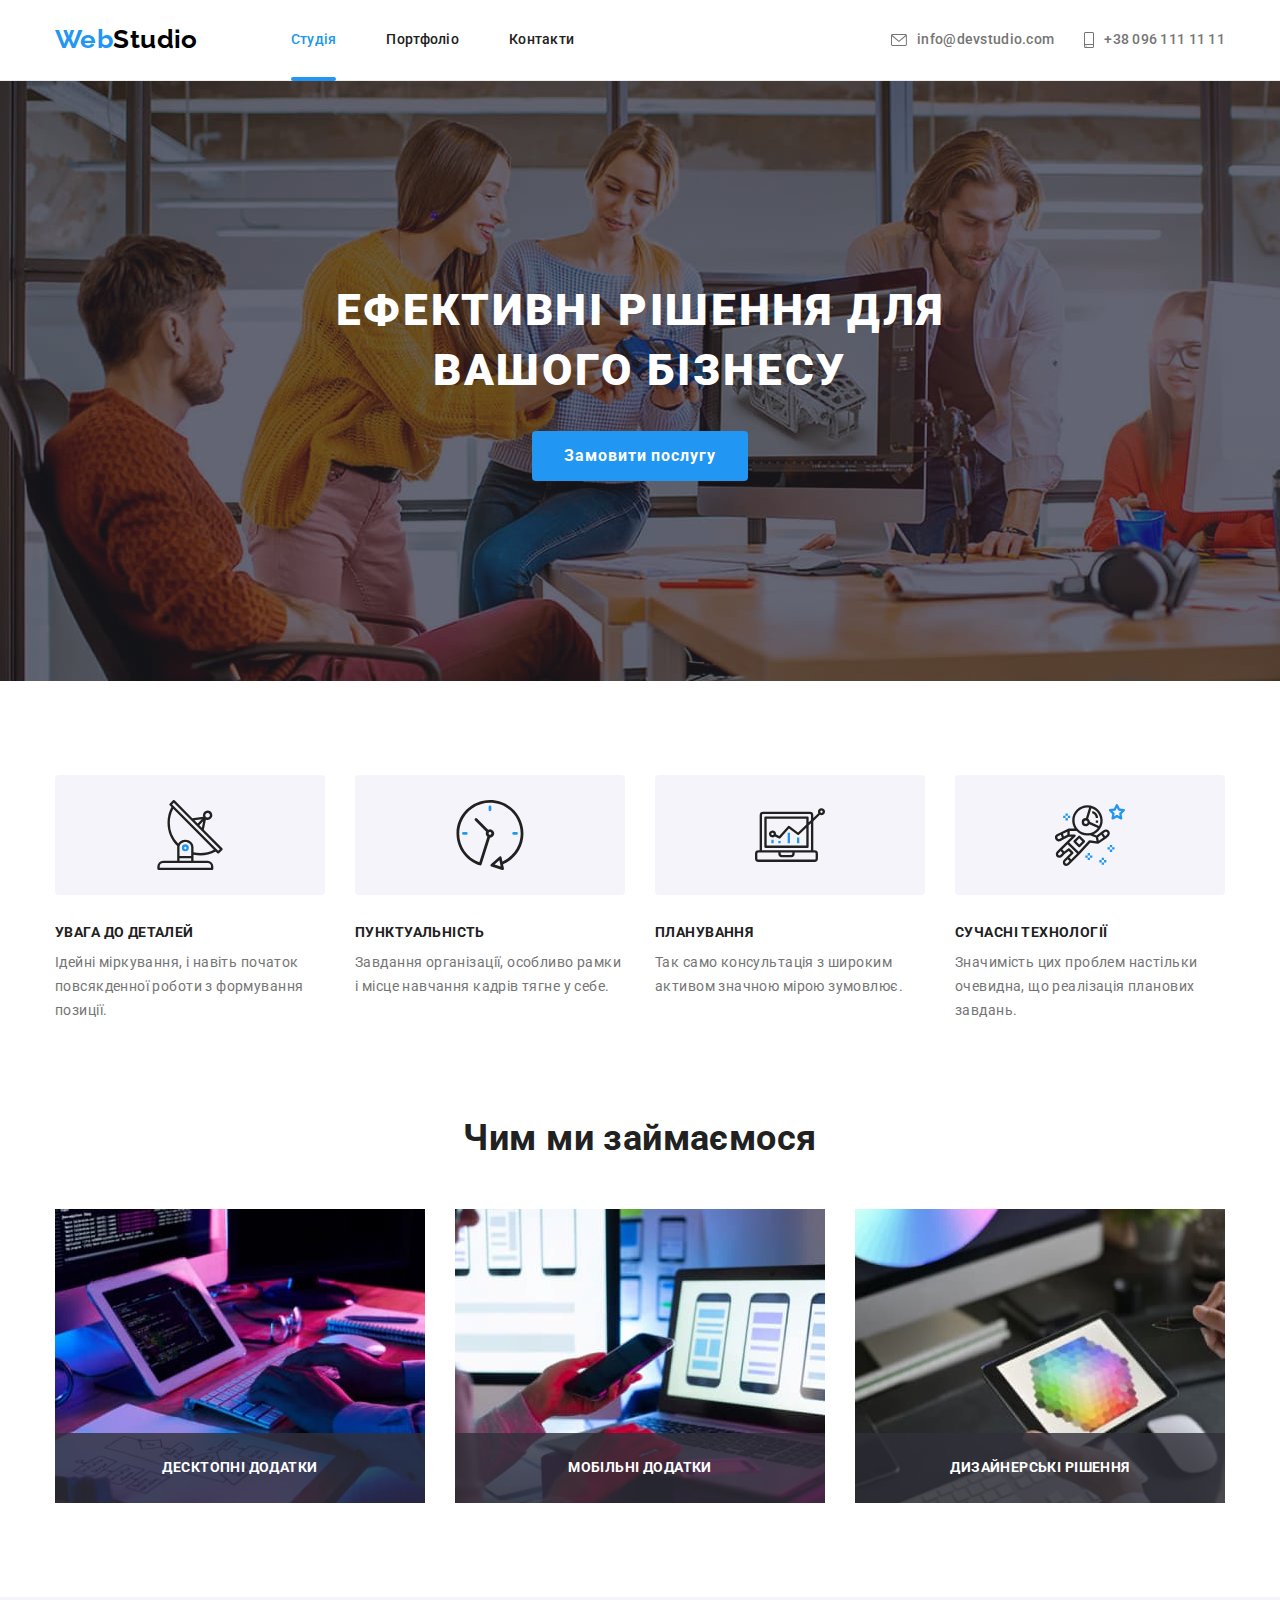
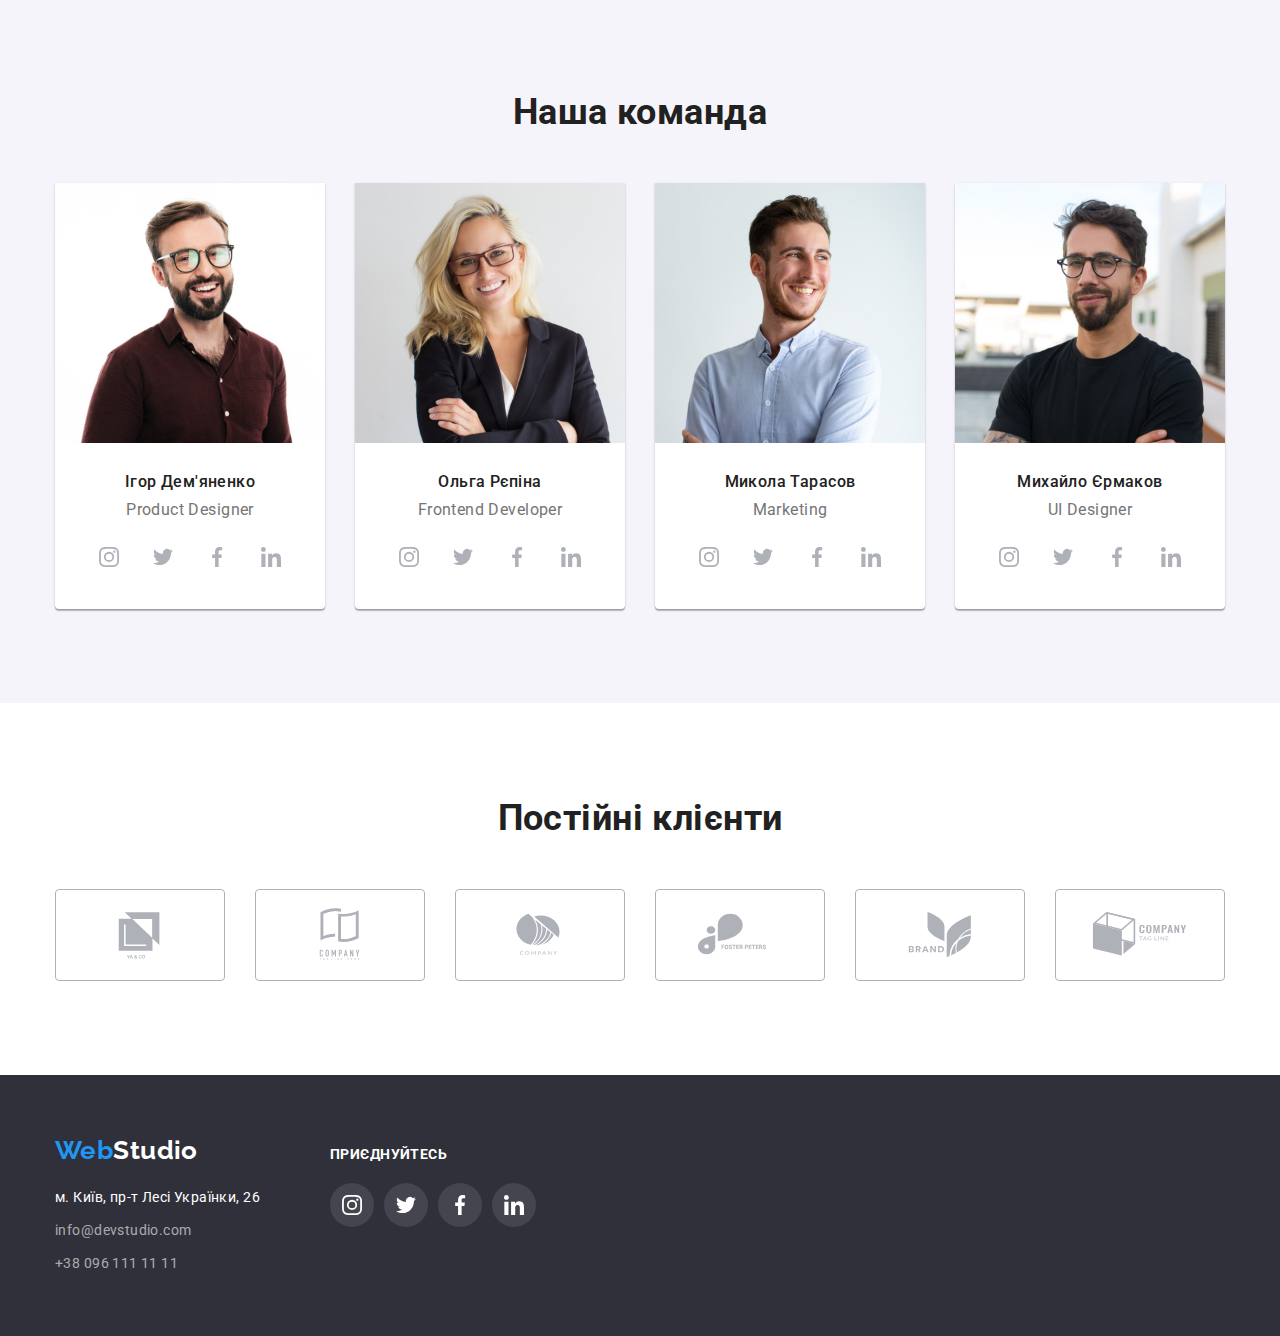
<file: index.html>
<!DOCTYPE html>
<html lang="uk">
<head>
    <meta charset="UTF-8">
    <meta http-equiv="X-UA-Compatible" content="IE=edge">
    <meta name="viewport" content="width=device-width, initial-scale=1.0">
    <title>WebStudio</title>
    <link rel="preconnect" href="https://fonts.googleapis.com">
    <link rel="preconnect" href="https://fonts.gstatic.com" crossorigin>
    <link href="https://fonts.googleapis.com/css2?family=Raleway:wght@700&family=Roboto:wght@400;500;700;900&display=swap" rel="stylesheet">
    <link rel="stylesheet" href="https://cdnjs.cloudflare.com/ajax/libs/modern-normalize/1.1.0/modern-normalize.min.css">
    <link rel="stylesheet" href="./css/styles.css">
</head>
<body>
    <header class="header">
        <div class="container header-container">
            <a href="/" class="logo header-logo"><span class="logo-accent">Web</span>Studio</a>
            <nav class="nav">
                <ul class="nav-list list">
                    <li class="nav-item">
                        <a href="./index.html" class="nav-link current">Студія</a>
                    </li>
                    <li class="nav-item">
                        <a href="./portfolio.html" class="nav-link">Портфоліо</a>
                    </li>
                    <li class="nav-item">
                        <a href="" class="nav-link">Контакти</a>
                    </li>
                </ul>
            </nav> 
            <ul class="contacts-list list">
                <li class="contacts-item">
                    <a href="mailto:info@devstudio.com" class="contacts-link">
                        <svg class="contacts-link-icon" width="16" height="12">
                            <use href='./images/symbol-defs.svg#envelope'></use>
                        </svg>
                    info@devstudio.com</a>
                </li>
                <li class="contacts-item">
                    <a href="tel:+380961111111" class="contacts-link">
                        <svg class="contacts-link-icon" width="10" height="16">
                            <use href='./images/symbol-defs.svg#smartphone'></use>
                        </svg>
                    +38 096 111 11 11</a>
                </li>
            </ul>
        </div> 
    </header>
    <main>
        <!------------------------------ HERO ------------------------------------>
        <section class="hero">
                <h1 class="hero-title">Ефективні рішення для вашого бізнесу</h1>
                <button type="button" class="button primary" data-modal-open>Замовити послугу</button>
        </section>
        <!---------------------------- ПЕРЕВАГИ ------------------------------------>
        <section class="features section">
            <div class="container">
                <h2 class="visually-hidden">Наші переваги</h2>
                <ul class="features-list list">
                    <li class="feature-item">
                        <div class="feature-icon-bg">
                            <svg class="feature-icon">
                                <use href="./images/symbol-defs.svg#antenna"></use>
                            </svg>
                        </div>
                        <h3 class="features-item-title">Увага до деталей</h3>
                        <p class="features-text">Ідейні міркування, і навіть початок повсякденної роботи з формування позиції.</p>
                    </li>

                    <li class="feature-item">
                        <div class="feature-icon-bg">
                            <svg class="feature-icon">
                                <use href="./images/symbol-defs.svg#clock"></use>
                            </svg>
                        </div>
                        <h3 class="features-item-title">Пунктуальність</h3>
                        <p class="features-text">Завдання організації, особливо рамки і місце навчання кадрів тягне у себе.</p>
                    </li>

                    <li class="feature-item">
                        <div class="feature-icon-bg">
                            <svg class="feature-icon">
                                <use href="./images/symbol-defs.svg#diagram"></use>
                            </svg>
                        </div>
                        <h3 class="features-item-title">Планування</h3>
                        <p class="features-text">Так само консультація з широким активом значною мірою зумовлює.</p>
                    </li>

                    <li class="feature-item">
                        <div class="feature-icon-bg">
                            <svg class="feature-icon">
                                <use href="./images/symbol-defs.svg#astronaut"></use>
                            </svg>
                        </div>
                        <h3 class="features-item-title">Сучасні технології</h3>
                        <p class="features-text">Значимість цих проблем настільки очевидна, що реалізація планових завдань.</p>
                    </li>
                </ul>
            </div>
        </section>
        <!------------------------ НАПРЯМКИ РОБОТИ ------------------------------>
        <section class="directions section">
            <div class="container">
                <h2 class="section-title">Чим ми займаємося</h2>
                <ul class="directions-list list">
                    <li>
                        <a href="" class="directions-link">
                            <img src="./images/img1.jpg" alt="Програмист працює за офісним столом" width="370">
                            <div class="directions-label">
                                <h3 class="directions-link-title">Десктопні додатки</h3>
                            </div>
                        </a> 
                    </li>

                    <li>
                        <a href="" class="directions-link">
                            <img src="./images/img2.jpg" alt="Програмист розробляє застосунок" width="370">
                            <div class="directions-label">
                                <h3 class="directions-link-title">Мобільні додатки</h3>
                            </div>
                        </a>
                    </li>

                    <li>
                        <a href="" class="directions-link">
                            <img src="./images/img3.jpg" alt="Дизайнер обирає палітру кольорів" width="370">
                            <div class="directions-label">
                                <h3 class="directions-link-title">Дизайнерські рішення</h3>
                            </div>
                        </a>
                    </li>
                </ul>
            </div>
        </section>
        <!------------------------- НАША КОМАНДА -------------------------------->
        <section class="team section">
            <div class="container">
                <h2 class="section-title">Наша команда</h2>
                <ul class="team-list list">
                    <li class="team-list-item">
                        <img src="./images/member1.jpg" alt="Ігор Дем'яненко" width="270">
                        <div class="team-list-description">
                            <h3 class="team-item-title">Ігор Дем'яненко</h3>
                            <p class="team-text">Product Designer</p>
                            <ul class="team-soc-list list">
                                <li class="team-soc-item">
                                    <a href="" class="team-soc-link" aria-label="Посилання на Instagram">
                                        <svg class="team-soc-icon">
                                            <use href="./images/symbol-defs.svg#instagram"></use>
                                        </svg>
                                    </a>
                                </li>
                                <li class="team-soc-item">
                                    <a href="" class="team-soc-link" aria-label="Посилання на Twitter">
                                        <svg class="team-soc-icon">
                                            <use href="./images/symbol-defs.svg#twitter"></use>
                                        </svg>
                                    </a>
                                </li>
                                <li class="team-soc-item">
                                    <a href="" class="team-soc-link" aria-label="Посилання на Facebook">
                                        <svg class="team-soc-icon">
                                            <use href="./images/symbol-defs.svg#facebook"></use>
                                        </svg>
                                    </a>
                                </li>
                                <li class="team-soc-item">
                                    <a href="" class="team-soc-link" aria-label="Посилання на LinkedIn">
                                        <svg class="team-soc-icon">
                                            <use href="./images/symbol-defs.svg#linkedin"></use>
                                        </svg>
                                    </a>
                                </li>
                            </ul>
                        </div>
                    </li>

                    <li class="team-list-item">
                        <img src="./images/member2.jpg" alt="Ольга Рєпіна" width="270">
                        <div class="team-list-description">
                            <h3 class="team-item-title">Ольга Рєпіна</h3>
                            <p class="team-text">Frontend Developer</p>
                            <ul class="team-soc-list list">
                                <li class="team-soc-item">
                                    <a href="" class="team-soc-link" aria-label="Посилання на Instagram" target="_blank" rel="noopener noreferrer">
                                        <svg class="team-soc-icon">
                                            <use href="./images/symbol-defs.svg#instagram"></use>
                                        </svg>
                                    </a>
                                </li>
                                <li class="team-soc-item">
                                    <a href="" class="team-soc-link" aria-label="Посилання на Twitter" target="_blank" rel="noopener noreferrer">
                                        <svg class="team-soc-icon">
                                            <use href="./images/symbol-defs.svg#twitter"></use>
                                        </svg>
                                    </a>
                                </li>
                                <li class="team-soc-item">
                                    <a href="" class="team-soc-link" aria-label="Посилання на Facebook" target="_blank" rel="noopener noreferrer">
                                        <svg class="team-soc-icon">
                                            <use href="./images/symbol-defs.svg#facebook"></use>
                                        </svg>
                                    </a>
                                </li>
                                <li class="team-soc-item">
                                    <a href="" class="team-soc-link" aria-label="Посилання на LinkedIn" target="_blank" rel="noopener noreferrer">
                                        <svg class="team-soc-icon">
                                            <use href="./images/symbol-defs.svg#linkedin"></use>
                                        </svg>
                                    </a>
                                </li>
                            </ul>
                        </div>
                    </li>

                    <li class="team-list-item">
                        <img src="./images/member3.jpg" alt="Микола Тарасов" width="270">
                        <div class="team-list-description">
                            <h3 class="team-item-title">Микола Тарасов</h3>
                            <p class="team-text">Marketing</p>
                            <ul class="team-soc-list list">
                                <li class="team-soc-item">
                                    <a href="" class="team-soc-link" aria-label="Посилання на Instagram" target="_blank" rel="noopener noreferrer">
                                        <svg class="team-soc-icon">
                                            <use href="./images/symbol-defs.svg#instagram"></use>
                                        </svg>
                                    </a>
                                </li>
                                <li class="team-soc-item">
                                    <a href="" class="team-soc-link" aria-label="Посилання на Twitter" target="_blank" rel="noopener noreferrer">
                                        <svg class="team-soc-icon">
                                            <use href="./images/symbol-defs.svg#twitter"></use>
                                        </svg>
                                    </a>
                                </li>
                                <li class="team-soc-item">
                                    <a href="" class="team-soc-link" aria-label="Посилання на Facebook" target="_blank" rel="noopener noreferrer">
                                        <svg class="team-soc-icon">
                                            <use href="./images/symbol-defs.svg#facebook"></use>
                                        </svg>
                                    </a>
                                </li>
                                <li class="team-soc-item">
                                    <a href="" class="team-soc-link" aria-label="Посилання на LinkedIn" target="_blank" rel="noopener noreferrer">
                                        <svg class="team-soc-icon">
                                            <use href="./images/symbol-defs.svg#linkedin"></use>
                                        </svg>
                                    </a>
                                </li>
                            </ul>
                        </div>
                    </li>

                    <li class="team-list-item">
                        <img src="./images/member4.jpg" alt="Михайло Єрмаков" width="270">
                        <div class="team-list-description">
                            <h3 class="team-item-title">Михайло Єрмаков</h3>
                            <p class="team-text">UI Designer</p>
                            <ul class="team-soc-list list">
                                <li class="team-soc-item">
                                    <a href="" class="team-soc-link" aria-label="Посилання на Instagram" target="_blank" rel="noopener noreferrer">
                                        <svg class="team-soc-icon">
                                            <use href="./images/symbol-defs.svg#instagram"></use>
                                        </svg>
                                    </a>
                                </li>
                                <li class="team-soc-item">
                                    <a href="" class="team-soc-link" aria-label="Посилання на Twitter" target="_blank" rel="noopener noreferrer">
                                        <svg class="team-soc-icon">
                                            <use href="./images/symbol-defs.svg#twitter"></use>
                                        </svg>
                                    </a>
                                </li>
                                <li class="team-soc-item">
                                    <a href="" class="team-soc-link" aria-label="Посилання на Facebook" target="_blank" rel="noopener noreferrer">
                                        <svg class="team-soc-icon">
                                            <use href="./images/symbol-defs.svg#facebook"></use>
                                        </svg>
                                    </a>
                                </li>
                                <li class="team-soc-item">
                                    <a href="" class="team-soc-link" aria-label="Посилання на LinkedIn" target="_blank" rel="noopener noreferrer">
                                        <svg class="team-soc-icon">
                                            <use href="./images/symbol-defs.svg#linkedin"></use>
                                        </svg>
                                    </a>
                                </li>
                            </ul>
                        </div>
                    </li>
                </ul>
            </div>
        </section>
        <!----------------------- ПОСТІЙНІ КЛІЄНТИ -------------------------------->
        <section class="clients section">
            <div class="container">
                <h2 class="section-title">Постійні клієнти</h2>
                <ul class="clients-list list">
                        <li class="clients-item">
                            <a href="" class="clients-link">
                                <svg class="clients-icon">
                                    <use href="./images/symbol-defs.svg#client1"></use>
                                </svg>
                            </a>
                        </li>

                        <li class="clients-item">
                            <a href="" class="clients-link">
                                <svg class="clients-icon">
                                    <use href="./images/symbol-defs.svg#client2"></use>
                                </svg>
                            </a>
                        </li>

                        <li class="clients-item">
                            <a href="" class="clients-link">
                                <svg class="clients-icon">
                                    <use href="./images/symbol-defs.svg#client3"></use>
                                </svg>
                            </a>
                        </li>

                        <li class="clients-item">
                            <a href="" class="clients-link">
                                <svg class="clients-icon">
                                    <use href="./images/symbol-defs.svg#client4"></use>
                                </svg>
                            </a>
                        </li>

                        <li class="clients-item">
                            <a href="" class="clients-link">
                                <svg class="clients-icon">
                                    <use href="./images/symbol-defs.svg#client5"></use>
                                </svg>
                            </a>
                        </li>

                        <li class="clients-item">
                            <a href="" class="clients-link">
                                <svg class="clients-icon">
                                    <use href="./images/symbol-defs.svg#client6"></use>
                                </svg>
                            </a>
                        </li>
                </ul>
            </div>
        </section>
    </main>
    <footer class="footer">
        <div class="container footer-wrap">
            <div class="footer-contacts">
                <a href="./" class="logo footer-logo"><span class="logo-accent">Web</span>Studio</a>
                <address class="footer-contacts-list">
                    м. Київ, пр-т Лесі Українки, 26 
                    <a href="mailto:info@devstudio.com" class="link">info@devstudio.com</a>
                    <a href="tel:+380961111111" class="link">+38 096 111 11 11</a>
                </address>
            </div>
            <div class="footer-socials">
                <h3 class="footer-socials-title">приєднуйтесь</h3>
                <ul class="footer-socials-list list">
                    <li class="footer-socials-item">
                        <a href="" class="footer-socials-link" aria-label="Посилання на Instagram" target="_blank" rel="noopener noreferrer">
                            <svg class="footer-socials-icon">
                                <use href="./images/symbol-defs.svg#instagram"></use>
                            </svg>
                        </a>
                    </li>

                    <li class="footer-socials-item">
                        <a href="" class="footer-socials-link" aria-label="Посилання на Twitter" target="_blank" rel="noopener noreferrer">
                            <svg class="footer-socials-icon">
                                <use href="./images/symbol-defs.svg#twitter"></use>
                            </svg>
                        </a>
                    </li>

                    <li class="footer-socials-item">
                        <a href="" class="footer-socials-link" aria-label="Посилання на Facebook" target="_blank" rel="noopener noreferrer">
                            <svg class="footer-socials-icon">
                                <use href="./images/symbol-defs.svg#facebook"></use>
                            </svg>
                        </a>
                    </li>
                    
                    <li class="footer-socials-item">
                        <a href="" class="footer-socials-link" aria-label="Посилання на LinkedIn" target="_blank" rel="noopener noreferrer">
                            <svg class="footer-socials-icon">
                                <use href="./images/symbol-defs.svg#linkedin"></use>
                            </svg>
                        </a>
                    </li>
                </ul>
            </div>
        </div>
    </footer>
    <div class="backdrop is-hidden" data-modal>
        <div class="modal">
            <button type="button" class="modal-button" data-modal-close>
                <svg class="modal-icon" width="18" height="18">
                    <use href="./images/symbol-defs.svg#close-black"></use>
                </svg>
            </button>
        </div>
    </div>
    <script src="./js/modal.js"></script>
</body>
</html>
</file>
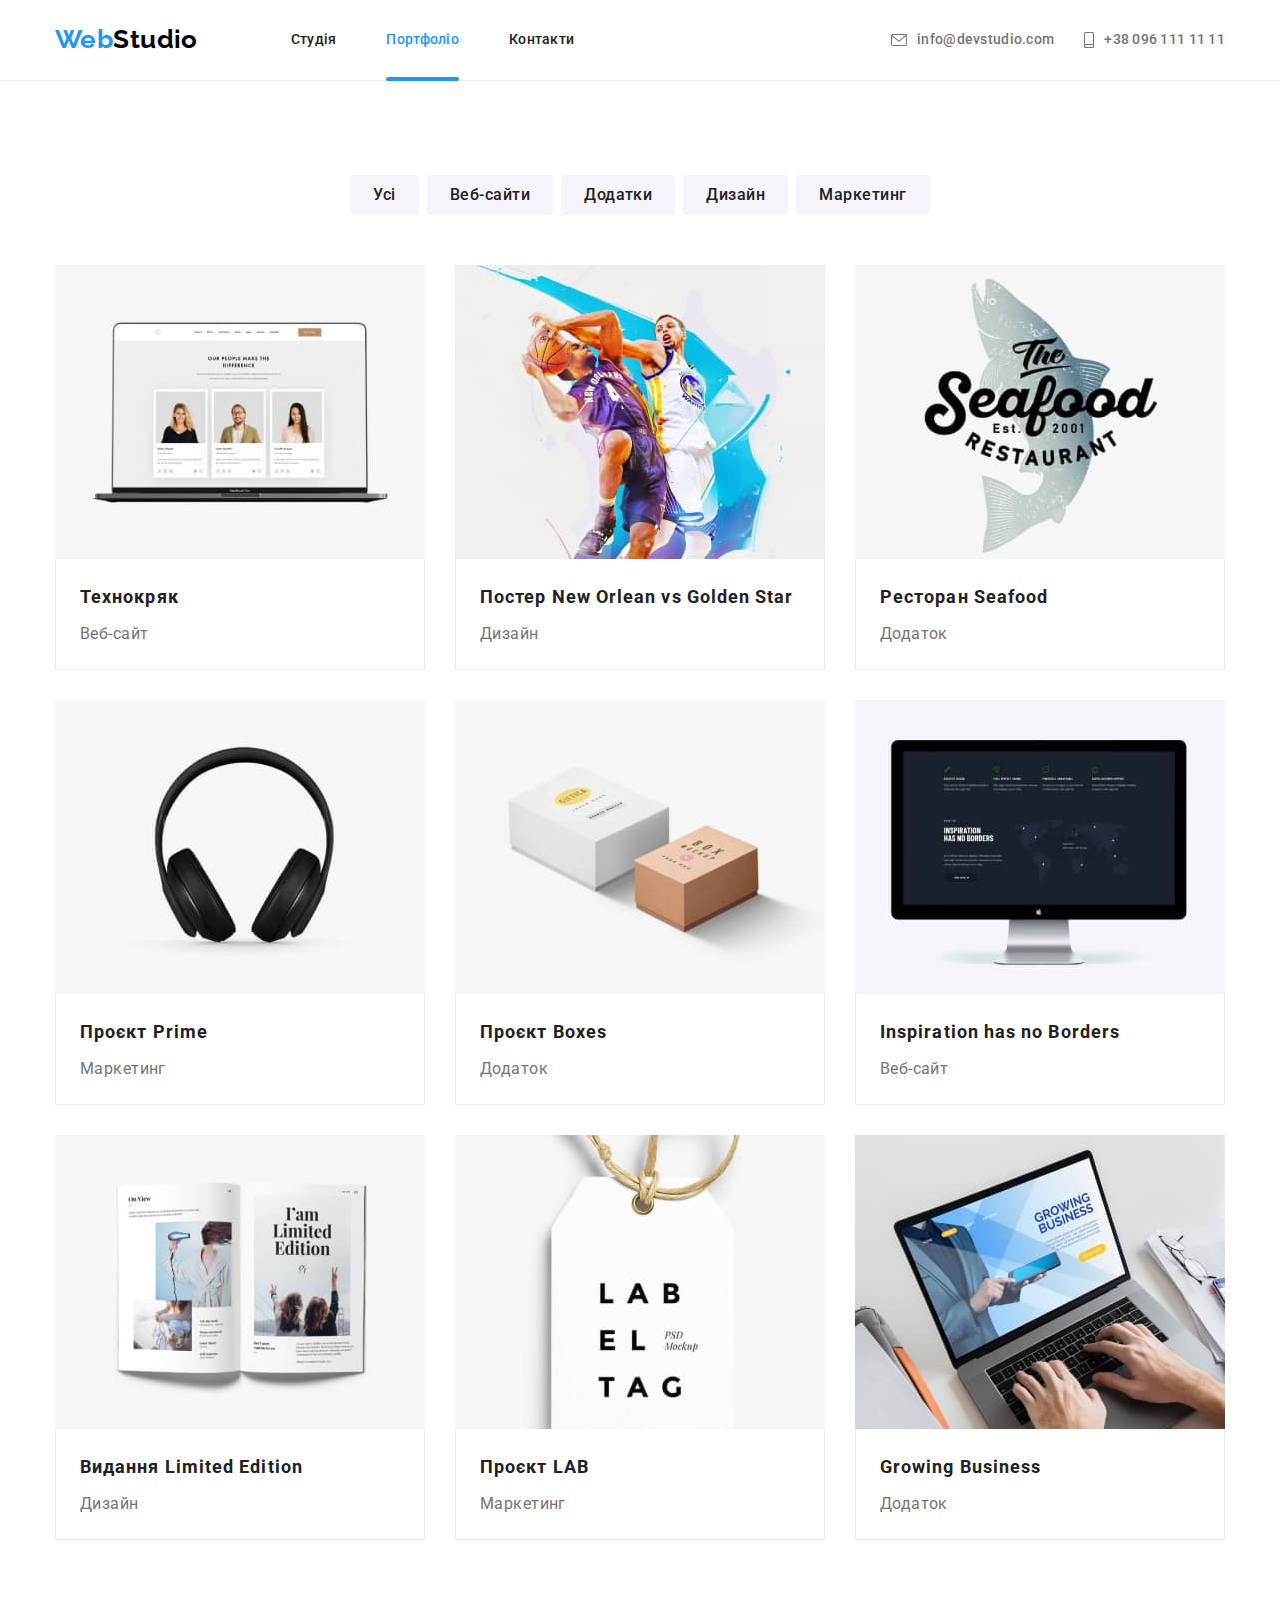
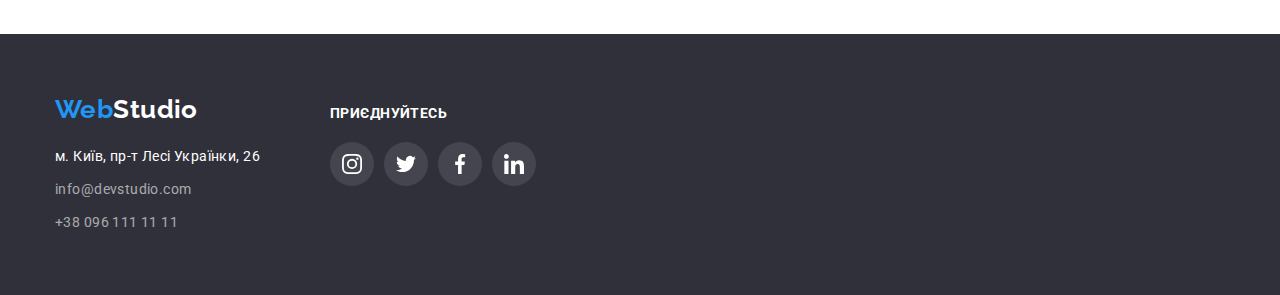
<file: portfolio.html>
<!DOCTYPE html>
<html lang="uk">
    <head>
        <meta charset="UTF-8">
        <meta http-equiv="X-UA-Compatible" content="IE=edge">
        <meta name="viewport" content="width=device-width, initial-scale=1.0">
        <title>Портфоліо</title>
        <link rel="preconnect" href="https://fonts.googleapis.com">
        <link rel="preconnect" href="https://fonts.gstatic.com" crossorigin>
        <link href="https://fonts.googleapis.com/css2?family=Raleway:wght@700&family=Roboto:wght@400;500;700;900&display=swap" rel="stylesheet">
        <link rel="stylesheet" href="https://cdnjs.cloudflare.com/ajax/libs/modern-normalize/1.1.0/modern-normalize.min.css">
        <link rel="stylesheet" href="./css/styles.css">
    </head>
<body>
    <header class="header">
        <div class="container header-container">
            <a href="/" class="logo header-logo"><span class="logo-accent">Web</span>Studio</a>
            <nav class="nav">
                <ul class="nav-list list">
                    <li class="nav-item"><a href="./index.html" class="nav-link">Студія</a>
                    </li>
                    <li class="nav-item"><a href="./portfolio.html" class="nav-link current">Портфоліо</a>
                    </li>
                    <li class="nav-item"><a href="" class="nav-link">Контакти</a>
                    </li>
                </ul>
            </nav> 
            <ul class="contacts-list list">
                <li class="contacts-item">
                    <a href="mailto:info@devstudio.com" class="contacts-link">
                        <svg class="contacts-link-icon" width="16" height="12">
                            <use href='./images/symbol-defs.svg#envelope'></use>
                        </svg>
                    info@devstudio.com</a>
                </li>
                <li class="contacts-item">
                    <a href="tel:+380961111111" class="contacts-link">
                        <svg class="contacts-link-icon" width="10" height="16">
                            <use href='./images/symbol-defs.svg#smartphone'></use>
                        </svg>
                    +38 096 111 11 11</a>
                </li>
            </ul>
        </div> 
    </header>
    <main>
        <section class="portfolio section">
            <div class="container">
                <h1 class="visually-hidden">Портфоліо</h1>
                <ul class="filter-list list">
                    <li class="filter-list-item"><button type="button" class="button secondary">Усі</button></li>
                    <li class="filter-list-item"><button type="button" class="button secondary">Веб-сайти</button></li>
                    <li class="filter-list-item"><button type="button" class="button secondary">Додатки</button></li>
                    <li class="filter-list-item"><button type="button" class="button secondary">Дизайн</button></li>
                    <li class="filter-list-item"><button type="button" class="button secondary">Маркетинг</button></li>
                </ul>
                <ul class="portfolio-list list">
                    <li class="portfolio-item">
                        <a href="" class="portfolio-link">
                            <div class="portfolio-top-wrap">
                                <img src="./images/portfolio1.jpg" alt="Мокап ноутбука" width="370" height="294">
                                <p class="portfolio-top-text">Ресурс пропонує комплексні пропозиції з різним рівнем функціоналу та сервісів. Все це дозволить відвідувачу отримати вичерпні відомості про компанію чи приватну особу.</p>
                            </div>
                            <div class="portfolio-discription">
                                <h2 class="portfolio-item-title">Технокряк</h2>
                                <p class="portfolio-text">Веб-сайт</p>
                            </div>
                        </a>
                    </li>
                    
                    <li class="portfolio-item">
                        <a href="" class="portfolio-link">
                            <div class="portfolio-top-wrap">
                                <img src="./images/portfolio2.jpg" alt="Два гравці в баскетбол з м'ячем" width="370" height="294">
                                <p class="portfolio-top-text">Ресурс пропонує комплексні пропозиції з різним рівнем функціоналу та сервісів. Все це дозволить відвідувачу отримати вичерпні відомості про компанію чи приватну особу.</p>
                            </div>
                            <div class="portfolio-discription">
                                <h2 class="portfolio-item-title">Постер New Orlean vs Golden Star</h2>
                                <p class="portfolio-text">Дизайн</p>
                            </div>
                        </a>
                    </li>

                    <li class="portfolio-item">
                        <a href="" class="portfolio-link">
                            <div class="portfolio-top-wrap">
                                <img src="./images/portfolio3.jpg" alt="Лого ресторану морепродуктів" width="370" height="294">
                                <p class="portfolio-top-text">Ресурс пропонує комплексні пропозиції з різним рівнем функціоналу та сервісів. Все це дозволить відвідувачу отримати вичерпні відомості про компанію чи приватну особу.</p>
                            </div>
                            <div class="portfolio-discription">
                                <h2 class="portfolio-item-title">Ресторан Seafood</h2>
                                <p class="portfolio-text">Додаток</p>
                            </div>
                        </a>
                    </li>

                    <li class="portfolio-item">
                        <a href="" class="portfolio-link">
                            <div class="portfolio-top-wrap">
                                <img src="./images/portfolio4.jpg" alt="Бездротові навушники" width="370" height="294">
                                <p class="portfolio-top-text">Ресурс пропонує комплексні пропозиції з різним рівнем функціоналу та сервісів. Все це дозволить відвідувачу отримати вичерпні відомості про компанію чи приватну особу.</p>
                            </div>
                            <div class="portfolio-discription">
                                <h2 class="portfolio-item-title">Проєкт Prime</h2>
                                <p class="portfolio-text">Маркетинг</p>
                            </div>
                        </a>
                    </li>

                    <li class="portfolio-item">
                        <a href="" class="portfolio-link">
                            <div class="portfolio-top-wrap">
                                <img src="./images/portfolio5.jpg" alt="Мокап з двома коробками" width="370" height="294">
                                <p class="portfolio-top-text">Ресурс пропонує комплексні пропозиції з різним рівнем функціоналу та сервісів. Все це дозволить відвідувачу отримати вичерпні відомості про компанію чи приватну особу.</p>
                            </div>                            
                            <div class="portfolio-discription">
                                <h2 class="portfolio-item-title">Проєкт Boxes</h2>
                                <p class="portfolio-text">Додаток</p>
                            </div>
                        </a>
                    </li>

                    <li class="portfolio-item">
                        <a href="" class="portfolio-link">
                            <div class="portfolio-top-wrap">
                                <img src="./images/portfolio6.jpg" alt="Мокап коп'ютера" width="370" height="294">
                                <p class="portfolio-top-text">Ресурс пропонує комплексні пропозиції з різним рівнем функціоналу та сервісів. Все це дозволить відвідувачу отримати вичерпні відомості про компанію чи приватну особу.</p>
                            </div>
                            <div class="portfolio-discription">
                                <h2 class="portfolio-item-title">Inspiration has no Borders</h2>
                                <p class="portfolio-text">Веб-сайт</p>
                            </div>
                        </a>
                    </li>

                    <li class="portfolio-item">
                        <a href="" class="portfolio-link">
                            <div class="portfolio-top-wrap">
                                <img src="./images/portfolio7.jpg" alt="Розгорнений журнал" width="370" height="294">
                                <p class="portfolio-top-text">Ресурс пропонує комплексні пропозиції з різним рівнем функціоналу та сервісів. Все це дозволить відвідувачу отримати вичерпні відомості про компанію чи приватну особу.</p>
                            </div>
                            <div class="portfolio-discription">
                                <h2 class="portfolio-item-title">Видання Limited Edition</h2>
                                <p class="portfolio-text">Дизайн</p>
                            </div>
                        </a>
                    </li>

                    <li class="portfolio-item">
                        <a href="" class="portfolio-link">
                            <div class="portfolio-top-wrap">
                                <img src="./images/portfolio8.jpg" alt="Мокап бірки" width="370" height="294">
                                <p class="portfolio-top-text">Ресурс пропонує комплексні пропозиції з різним рівнем функціоналу та сервісів. Все це дозволить відвідувачу отримати вичерпні відомості про компанію чи приватну особу.</p>
                            </div>
                            <div class="portfolio-discription">
                                <h2 class="portfolio-item-title">Проєкт LAB</h2>
                                <p class="portfolio-text">Маркетинг</p>
                            </div>
                        </a>
                    </li>

                    <li class="portfolio-item">
                        <a href="" class="portfolio-link">
                            <div class="portfolio-top-wrap">
                                <img src="./images/portfolio9.jpg" alt="Чоловік працює на ноутбуці" width="370" height="294">
                                <p class="portfolio-top-text">Ресурс пропонує комплексні пропозиції з різним рівнем функціоналу та сервісів. Все це дозволить відвідувачу отримати вичерпні відомості про компанію чи приватну особу.</p>
                            </div>
                            <div class="portfolio-discription">
                                <h2 class="portfolio-item-title">Growing Business</h2>
                                <p class="portfolio-text">Додаток</p>
                            </div>
                        </a>
                    </li>
                </ul>
            </div>
        </section>
    </main>
    <footer class="footer">
        <div class="container footer-wrap">
            <div class="footer-contacts">
                <a href="./" class="logo footer-logo"><span class="logo-accent">Web</span>Studio</a>
                <address class="footer-contacts-list">
                    м. Київ, пр-т Лесі Українки, 26 
                    <a href="mailto:info@devstudio.com" class="link">info@devstudio.com</a>
                    <a href="tel:+380961111111" class="link">+38 096 111 11 11</a>
                </address>
            </div>
            <div class="footer-socials">
                <h3 class="footer-socials-title">приєднуйтесь</h3>
                <ul class="footer-socials-list list">
                    <li class="footer-socials-item">
                        <a href="" class="footer-socials-link" aria-label="Посилання на Instagram" target="_blank" rel="noopener noreferrer">
                            <svg class="footer-socials-icon">
                                <use href="./images/symbol-defs.svg#instagram"></use>
                            </svg>
                        </a>
                    </li>

                    <li class="footer-socials-item">
                        <a href="" class="footer-socials-link" aria-label="Посилання на Twitter" target="_blank" rel="noopener noreferrer">
                            <svg class="footer-socials-icon">
                                <use href="./images/symbol-defs.svg#twitter"></use>
                            </svg>
                        </a>
                    </li>

                    <li class="footer-socials-item">
                        <a href="" class="footer-socials-link" aria-label="Посилання на Facebook" target="_blank" rel="noopener noreferrer">
                            <svg class="footer-socials-icon">
                                <use href="./images/symbol-defs.svg#facebook"></use>
                            </svg>
                        </a>
                    </li>
                    
                    <li class="footer-socials-item">
                        <a href="" class="footer-socials-link" aria-label="Посилання на LinkedIn" target="_blank" rel="noopener noreferrer">
                            <svg class="footer-socials-icon">
                                <use href="./images/symbol-defs.svg#linkedin"></use>
                            </svg>
                        </a>
                    </li>
                </ul>
            </div>
        </div>
    </footer>
</body>
</html>
</file>
<file: css/styles.css>
/* ПАРАГРАФИ Основний колір тексту #757575 */
/* ЗАГОЛОВКИ Додатковий колір тексту #212121 */
/* Блакитний Акцент #2196F3 */
/* Білий #FFFFFF */
/* Білий з прозорістю rgba(255, 255, 255, 0.6); */
/* Фон основний #FFFFFF */
/* Фон додатковий #F5F4FA */
/* Фон футер #2F303A*/
/* Іконки #afb1b8 */

:root {
    --primary-text-color: #757575;
    --secondary-text-color: #212121;
    --accent-color: #2196F3;

    --primary-background-color: #ffffff;
    --secondary-background-color: #F5F4FA;
    --accent-background-color: #2F303A;

    --primary-white-color: #ffffff;
    --card-set-gap: 30px;
    --icon-color: #afb1b8;

    --transition: 250ms cubic-bezier(0.4, 0, 0.2, 1);
}

body {
    background-color: var(--primary-background-color);
    color: var(--primary-text-color); 

    font-family: Roboto, sans-serif;
    font-size: 14px;
    letter-spacing: 0.03em;
}

/* ---------------------------------RESET----------------------------------- */
h1,
h2,
h3,
h4,
h5,
h6,
p {
    margin: 0;
}

.list {
    padding: 0;
    margin: 0;
    list-style: none;
}

button {
    cursor: pointer;
}

address {
    font-style: normal;
}

img {
    display: block;
    max-width: 100%; 
    height: auto;
}

/*----------------------------------BUTTONS------------------------------------*/
.button {
    border: 1px solid transparent;
    border-radius: 4px;
}

.button.primary {
    min-width: 216px;
    height: 50px;

    color: var(--primary-white-color);
    background-color: var(--accent-color);
    font-weight: 700;
    font-size: 16px;
    line-height: 1.86;
    letter-spacing: 0.06em;

    transition: background-color var(--transition);
}

.button.primary:hover,
.button.primary:focus {
    background-color: #188CE8;
}

.button.secondary {
    padding: 6px 22px;
    
    color: var(--secondary-text-color);
    background-color: var(--secondary-background-color);
    font-weight: 500;
    font-size: 16px;
    line-height: 1.63;
    letter-spacing: 0.03em;

    transition: background-color var(--transition), 
                color var(--transition), 
                box-shadow var(--transition);
}

.button.secondary:hover,
.button.secondary:focus {
    color: var(--primary-white-color);
    background-color: var(--accent-color);
    box-shadow: 0px 3px 1px rgba(0, 0, 0, 0.1), 0px 1px 2px rgba(0, 0, 0, 0.08), 0px 2px 2px rgba(0, 0, 0, 0.12);
}

/* --------------------------------CONTAINER------------------------------------*/
.container {
    width: 1200px;
    padding-left: 15px;
    padding-right: 15px;
    margin-left: auto;
    margin-right: auto;
    /* outline: 2px solid tomato; */
}

/* --------------------------------- HEADER ------------------------------- */
.header {
    border-bottom-width: 1px;
    border-bottom-style: solid;
    border-bottom-color: #ECECEC;
}

.header-container {
    display: flex;
    align-items: center;
}

/******************** ЛОГОТИП ********************/
.logo {
    color: #000000;
    font-family: Raleway, sans-serif;
    font-weight: 700;
    font-size: 26px;
    line-height: 1.2;
    text-decoration: none;
}

.header-logo {
    margin-right: 93px;
}

.logo-accent {
    color: var(--accent-color);
}

/******************* НАВІГАЦІЯ ********************/
.nav-list {
    display: flex;
    gap: 50px;
}

.nav-link {
    display: block;
    padding-top: 32px;
    padding-bottom: 32px;

    color: var(--secondary-text-color);
    font-weight: 500;
    font-size: 14px;
    line-height: 1.14;
    letter-spacing: 0.02em;
    text-decoration: none;

    transition: color var(--transition);
}

.nav-link:hover, 
.nav-link:focus {
    color: var(--accent-color);
}

.nav-link.current {
    position: relative;
    color: var(--accent-color);
}

.nav-link.current::after {
    content: '';
    display: inline-block;
    position: absolute;
    bottom: -1px;
    left: 0;

    width: 100%;
    height: 4px;
    background-color: var(--accent-color);
    border-radius: 2px;
}

/******************** CONTACTS *****************/
.contacts-list {
    display: flex;
    margin-left: auto;
    gap: 30px;
}

.contacts-link {
    display: flex;
    align-items: center;
    padding-top: 32px;
    padding-bottom: 32px;

    color:var(--primary-text-color);
    font-weight: 500;
    font-size: 14px;
    line-height: 1.14;
    letter-spacing: 0.02em;
    text-decoration: none;

    transition: color var(--transition);
}

.contacts-link-icon {
    margin-right: 10px;
    fill: var(--primary-text-color);

    transition: fill var(--transition);
}

.contacts-link:hover,
.contacts-link:focus {
    color:var(--accent-color)
}

.contacts-link:hover .contacts-link-icon,
.contacts-link:focus .contacts-link-icon{
    fill: var(--accent-color);
}

/*---------------------------------- HERO --------------------------------*/
.hero {
    height: 600px;
    max-width: 1600px;
    padding: 200px 0;
    margin-left: auto;
    margin-right: auto;
    text-align: center; 
    background-color: #C4C4C4;
    background-image: linear-gradient(
        rgba(47, 48, 58, 0.4), rgba(47, 48, 58, 0.4)), 
        url(../images/Hero.jpg);
}

.hero-title {
    max-width: 696px;
    margin-right: auto;
    margin-left: auto;
    margin-bottom: 30px;

    color: var(--primary-white-color);
    font-weight: 900;
    font-size: 44px;
    line-height: 1.36;
    letter-spacing: 0.06em;
    text-transform: uppercase;
}

/*-------------------------------СЕКЦІЇ----------------------------------*/
.section {
    padding-top: 94px;
    padding-bottom: 94px;
}

.section-title {
    margin-bottom: 50px;

    color: var(--secondary-text-color);
    font-weight: 700;
    font-size: 36px;
    line-height: 1.17;
    text-align: center;
}

/*-------------------------------ПЕРЕВАГИ------------------------------*/
.visually-hidden {
    position: absolute;
    width: 1px;
    height: 1px;
    margin: -1px;
    border: 0;
    padding: 0;
    white-space: nowrap;
    clip-path: inset(100%);
    clip: rect(0 0 0 0);
    overflow: hidden;
}

.features {
    padding-bottom: 0; 
}

.features-list {
    display: flex;
    gap: var(--card-set-gap);
}

.feature-item {
    flex-basis: calc((100% - 3 * var(--card-set-gap)) / 4);
}

.feature-icon-bg {
    display: flex;
    align-items: center;
    justify-content: center;
    width: 270px;
    height: 120px;
    border-radius: 4px;
    margin-bottom: 30px;
    background: var(--secondary-background-color);
}

.feature-icon {
    width: 70px;
    height: 70px;
}

.features-item-title {
    margin-bottom: 10px;

    color: var(--secondary-text-color);
    font-weight: 700;
    font-size: 14px;
    line-height: 1.14;
    text-transform: uppercase;
}

.features-text {
    line-height: 1.71;
}

/*-----------------------------НАПРЯМКИ РОБОТИ--------------------------- */
.directions-list {
    display: flex;
    gap: var(--card-set-gap);
}

.directions-link {
    position: relative;
    text-decoration: none;
}

.directions-label {
    position: absolute;
    bottom: 0;

    display: flex;
    justify-content: center;
    align-items: center;
    width: 100%;
    height: 70px;
    background-color: rgba(47, 48, 58, 0.8);;
}

.directions-link-title {
    font-weight: 700;
    font-size: 14px;
    line-height: 1.14;
    text-align: center;
    letter-spacing: 0.03em;
    text-transform: uppercase;
    color: #FFFFFF;
}

/*-------------------------------НАША КОМАНДА--------------------------- */
.team {
    background-color: var(--secondary-background-color);
}

.team-list {
    display: flex;
    gap: var(--card-set-gap);

    font-size: 16px;
    line-height: 1.12;
}

.team-list-item {
    flex-basis: calc((100% - 3 * var(--card-set-gap)) / 4);

    background-color: var(--primary-background-color);
    box-shadow: 0px 1px 3px rgba(0, 0, 0, 0.12), 0px 1px 1px rgba(0, 0, 0, 0.14), 0px 2px 1px rgba(0, 0, 0, 0.2);
    border-radius: 0px 0px 4px 4px;
}

.team-list-description {
    padding: 30px 0;
    text-align: center;
}

.team-item-title {
    margin-bottom: 10px;
    
    color: var(--secondary-text-color);
    font-weight: 500;
    font-size: 16px;
}

.team-text {
    margin-bottom: 16px;
}

.team-soc-list {
    display: flex;
    justify-content: center;
    gap: 10px;
}

.team-soc-item {
    width: 44px;
    height: 44px;
}

.team-soc-link {
    display: flex;
    width: 100%;
    height: 100%;
    border-radius: 50%;
    align-items: center;
    justify-content: center;
    background-color: var(--primary-background-color);

    transition: background-color var(--transition);
}

.team-soc-icon {
    fill: var(--icon-color);
    width: 20px;
    height: 20px;

    transition: fill var(--transition);
}

.team-soc-link:hover,
.team-soc-link:focus {
    background-color: var(--accent-color);
}

.team-soc-link:hover .team-soc-icon,
.team-soc-link:focus .team-soc-icon {
    fill: var(--primary-white-color);
}

/*-------------------------------КЛІЄНТИ-------------------------------*/
.clients-list {
    display: flex;
    gap: var(--card-set-gap);
}

.clients-item {
    flex-basis: calc((100% - 5 * var(--card-set-gap)) / 6);
}

.clients-link {
    display: flex;
    width: 170px;
    height: 92px;
    border: 1px solid #AFB1B8;
    border-radius: 4px;
    align-items: center;
    justify-content: center;

    transition: border-color var(--transition);
}

.clients-icon {
    width: 106px;
    height: 60px;
    fill: var(--icon-color);

    transition: fill var(--transition);
}

.clients-link:hover,
.clients-link:focus {
    border-color: var(--accent-color);
}

.clients-link:hover .clients-icon,
.clients-link:focus .clients-icon {
    fill: var(--accent-color);
}

/*-------------------------------ПОРТФОЛІО-------------------------------*/
.filter-list {
    display: flex;
    margin-bottom: 50px;
    justify-content: center;
    gap: 8px;
}

.portfolio-list {
    display: flex;
    flex-wrap: wrap;
    gap: var(--card-set-gap);
}

.portfolio-item {
    flex-basis: calc((100% - 2 * var(--card-set-gap)) / 3);
    background-color: var(--primary-background-color);
}

.portfolio-item:hover .portfolio-top-text {
    transform: translateY(0);
}

.portfolio-link {
    display: inline-block;
    text-decoration: none;
    transition: box-shadow var(--transition);
}

.portfolio-top-wrap {
    position: relative;
    overflow: hidden;
}

.portfolio-top-text {
    position: absolute;
    top: 0;
    height: 100%;
    padding: 63px 24px;

    font-size: 18px;
    line-height: 1.56;
    letter-spacing: 0.03em;
    color: #FFFFFF;
    background-color: rgba(33, 150, 243, 0.9);

    transform: translateY(100%);
    transition: transform var(--transition);
}

.portfolio-link:hover,
.portfolio-link:focus {
    box-shadow: 0px 1px 1px rgba(0, 0, 0, 0.12), 0px 4px 4px rgba(0, 0, 0, 0.06), 1px 4px 6px rgba(0, 0, 0, 0.16);
} 

.portfolio-discription {
    padding: 20px 24px;
    border-bottom: 1px solid #EEEEEE;
    border-right: 1px solid #EEEEEE;
    border-left: 1px solid #EEEEEE;
}

.portfolio-item-title {
    margin-bottom: 4px;

    color: var(--secondary-text-color);
    font-weight: 700;
    font-size: 18px;
    line-height: 2;
    letter-spacing: 0.06em;
}

.portfolio-text {
    color: var(--primary-text-color);
    font-size: 16px;
    line-height: 1.88;
}

/*----------------------------------ФУТЕР--------------------------------*/
.footer {
    padding-top: 60px;
    padding-bottom: 60px;

    background-color: var(--accent-background-color);
    color: var(--primary-white-color); 
}

.footer-wrap {
    display: flex;
    align-items: baseline;
}

.footer-logo {
    display: block;
    margin-bottom: 20px;
    
    color: var(--primary-white-color);
}

.footer-contacts-list {
    line-height: 1.71;
}

.footer-contacts-list .link {
    display: block;
    margin-top: 9px;

    color: rgba(255, 255, 255, 0.6);
    text-decoration: none;

    transition: color var(--transition);
}

.footer-contacts-list .link:hover,
.footer-contacts-list .link:focus {
    color: var(--accent-color);
}

.footer-socials {
    margin-left: 70px;
}

.footer-socials-title {
    margin-bottom: 20px;

    font-weight: 700;
    font-size: 14px;
    line-height: 1.14;
    letter-spacing: 0.03em;
    text-transform: uppercase;
    color: var(--primary-white-color);
}

.footer-socials-list {
    display: flex;
    justify-content: center;
    gap: 10px;
}

.footer-socials-item {
    width: 44px;
    height: 44px;
}

.footer-socials-link {
    display: flex;
    width: 100%;
    height: 100%;
    border-radius: 50%;
    align-items: center;
    justify-content: center;
    background-color: rgba(255, 255, 255, 0.1);

    transition: background-color var(--transition);
}

.footer-socials-icon {
    fill: var(--primary-white-color);
    width: 20px;
    height: 20px;
}

.footer-socials-link:hover,
.footer-socials-link:focus {
    background-color: var(--accent-color);
}

/*----------------------------------MODAL--------------------------------*/
.backdrop {
    position: fixed;
    top: 0;
    width: 100vw;
    height: 100vh;
    background-color:rgba(0, 0, 0, 0.2);

    transition: opacity var(--transition), visibility var(--transition);
}

.backdrop.is-hidden {
    opacity: 0;
    visibility: hidden;
    pointer-events: none;
}

.modal {
    position: absolute;
    top: 50%;
    left: 50%;
    transform: translate(-50%, -50%) scaleY(1);

    width: 528px;
    min-height: 581px;
    border-radius: 4px;
    background-color: var(--primary-background-color);

    transition: transform var(--transition);
}

.backdrop.is-hidden .modal {
    transform: translate(-50%, -50%) scaleY(0);
}

.modal-button {
    position: absolute;
    right: 10px;
    top: 10px;

    display: flex;
    justify-content: center;
    align-items: center;
    width: 30px;
    height: 30px;

    background: transparent;
    border: 1px solid rgba(0, 0, 0, 0.1);
    border-radius: 50%;
}

.modal-icon {
    transition: fill var(--transition);
}

.modal-button:hover .modal-icon,
.modal-button:focus .modal-icon {
    fill: var(--accent-color);
}
</file>
